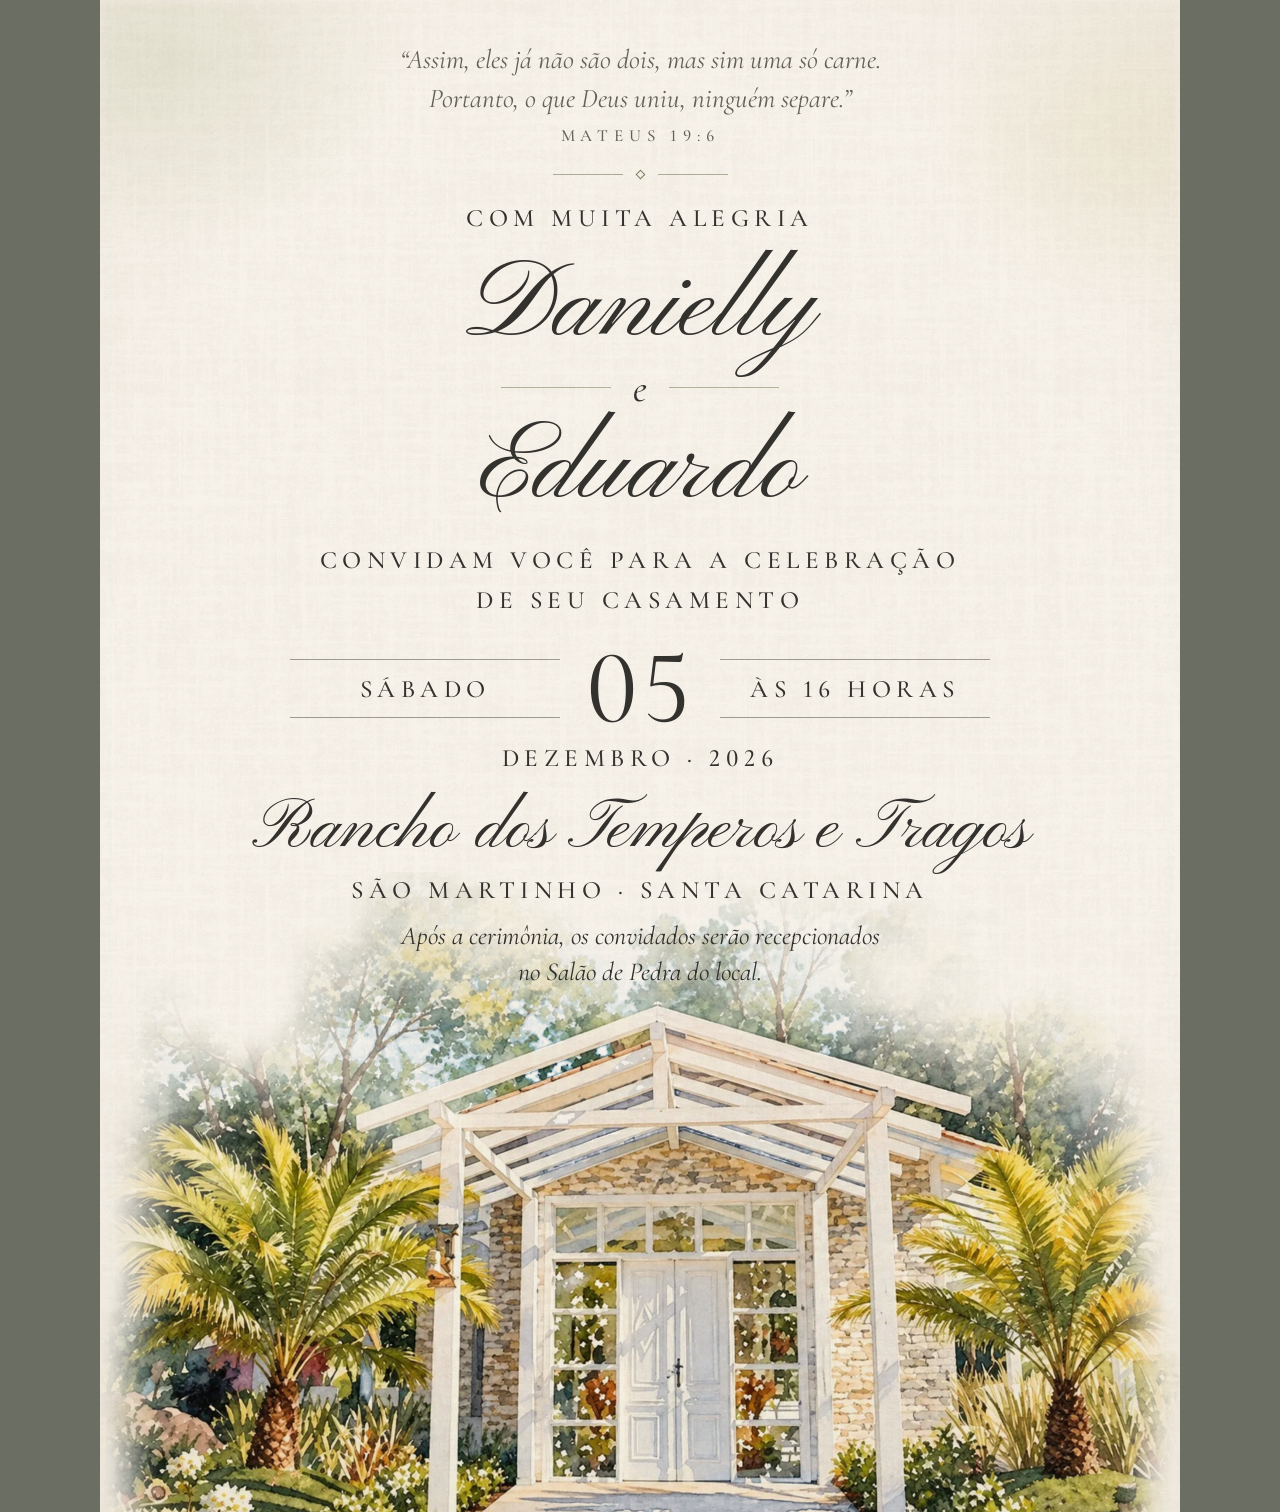
<file: convite-danielly-eduardo/index.html>
<!doctype html>
<html lang="pt-BR">
<head>
<meta charset="utf-8">
<title>Convite — Danielly e Eduardo</title>
<meta name="viewport" content="width=1080">
<link rel="stylesheet" href="estilo.css">
<style>
  /* Cartão 5 x 7, retrato */
  .convite { width: 1080px; height: 1512px; }
  #aquarela { left: 0; bottom: 0; width: 1080px; height: 640px; }
  .texto { left: 0; right: 0; top: 0; }
  .versiculo { margin-top: 40px; }
</style>
</head>
<body>
<section class="convite">
  <div class="textura lavado"></div>
  <canvas id="aquarela" width="2160" height="1280"></canvas>

  <div class="texto">
    <div class="versiculo italico">
      “Assim, eles já não são dois, mas sim uma só carne.<br>
      Portanto, o que Deus uniu, ninguém separe.”
      <div class="ref">MATEUS 19:6</div>
    </div>

    <div class="ornamento" style="margin-top:22px"><i></i><b></b><i></i></div>

    <div class="caps" style="margin-top:20px">Com muita alegria</div>
    <div class="script nome" style="margin-top:16px">Danielly</div>
    <div class="e-linha"><i></i><span>e</span><i></i></div>
    <div class="script nome">Eduardo</div>
    <div class="caps" style="margin-top:14px">
      convidam você para a celebração<br>de seu casamento
    </div>

    <div class="data caps" style="margin-top:22px">
      <div class="lado">Sábado</div>
      <div class="dia">05</div>
      <div class="lado">às 16 horas</div>
    </div>
    <div class="caps mes">Dezembro · 2026</div>

    <div class="script local" style="margin-top:18px">Rancho dos Temperos e Tragos</div>
    <div class="caps" style="margin-top:4px">São Martinho · Santa Catarina</div>
    <div class="italico recepcao">Após a cerimônia, os convidados serão recepcionados<br>no Salão de Pedra do local.</div>
  </div>

  <div class="textura linho"></div>
  <div class="textura grao"></div>
  <div class="textura borda"></div>
</section>

<script src="aquarela.js"></script>
<script>
  desenharAquarela({
    // ilustração um pouco maior que o cartão, presa embaixo
    posicionar: (W, H, iw, ih) => { const w = W * 1.04, h = w * ih / iw; return { x: (W - w) / 2, y: H - h + 240, w, h }; },
    // cúpula arredondada a partir do pé do cartão, laterais esfumadas
    mascara: (u, v, k, k2) => {
      const dx = (u - .5) / .74, dy = (v - 1.04) / 1.0;
      const dist = Math.sqrt(dx * dx + dy * dy) + k * .30 + k2 * .07;
      return (1 - passo(.60, 1.06, dist)) * passo(0, .07, Math.min(u, 1 - u) + k * .05);
    },
  });
</script>
</body>
</html>
</file>
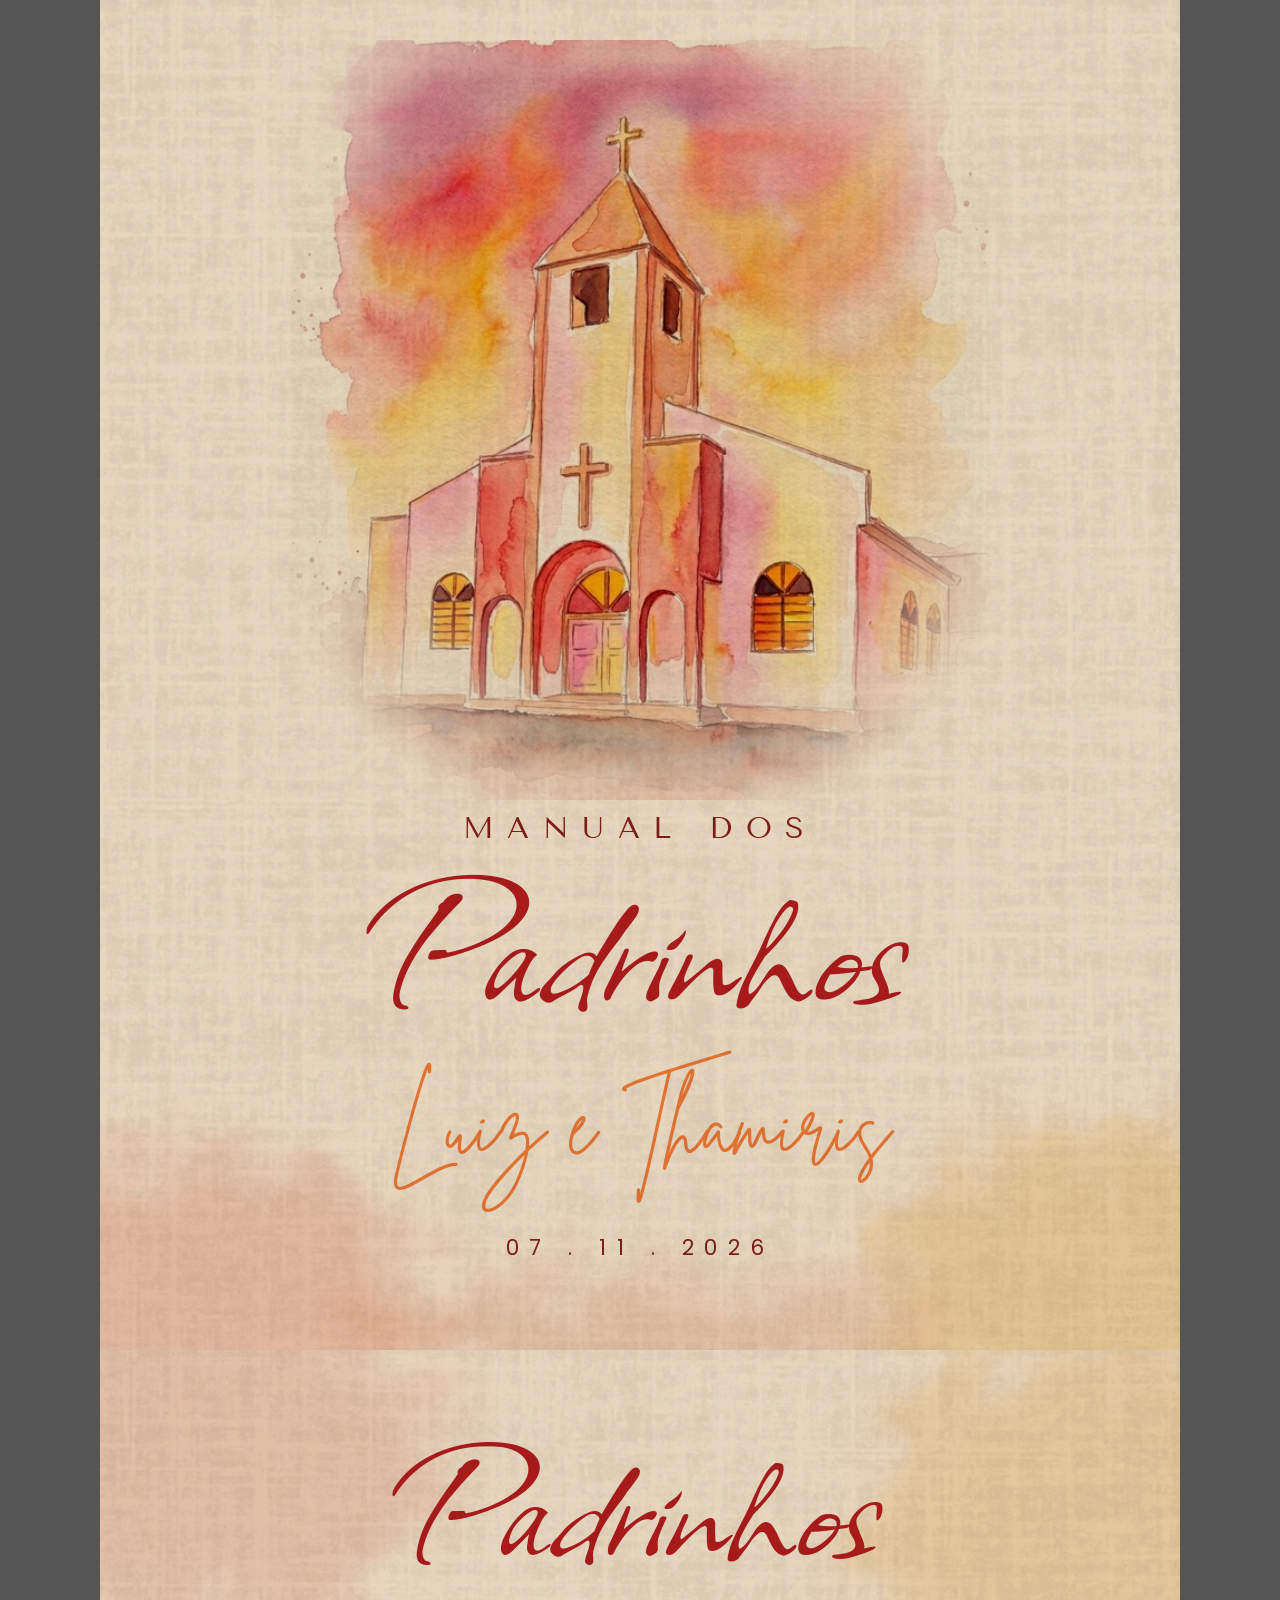
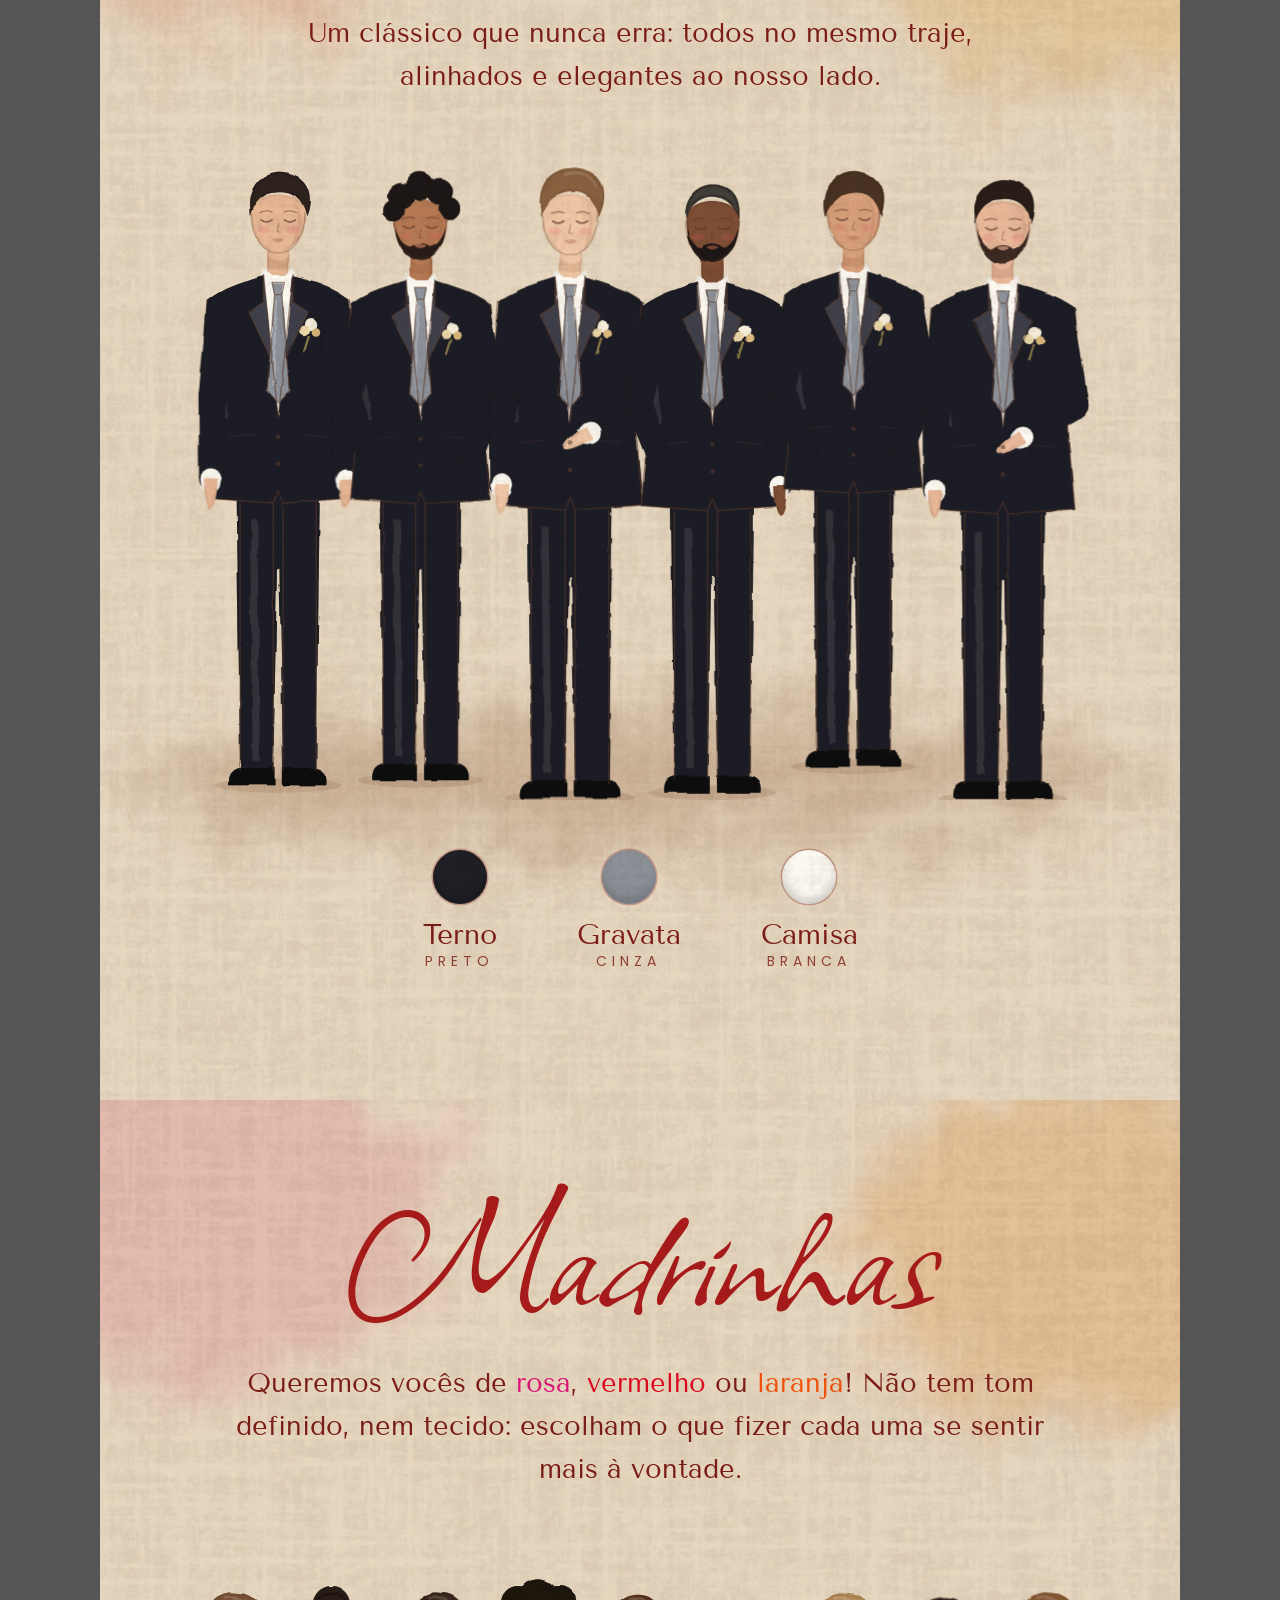
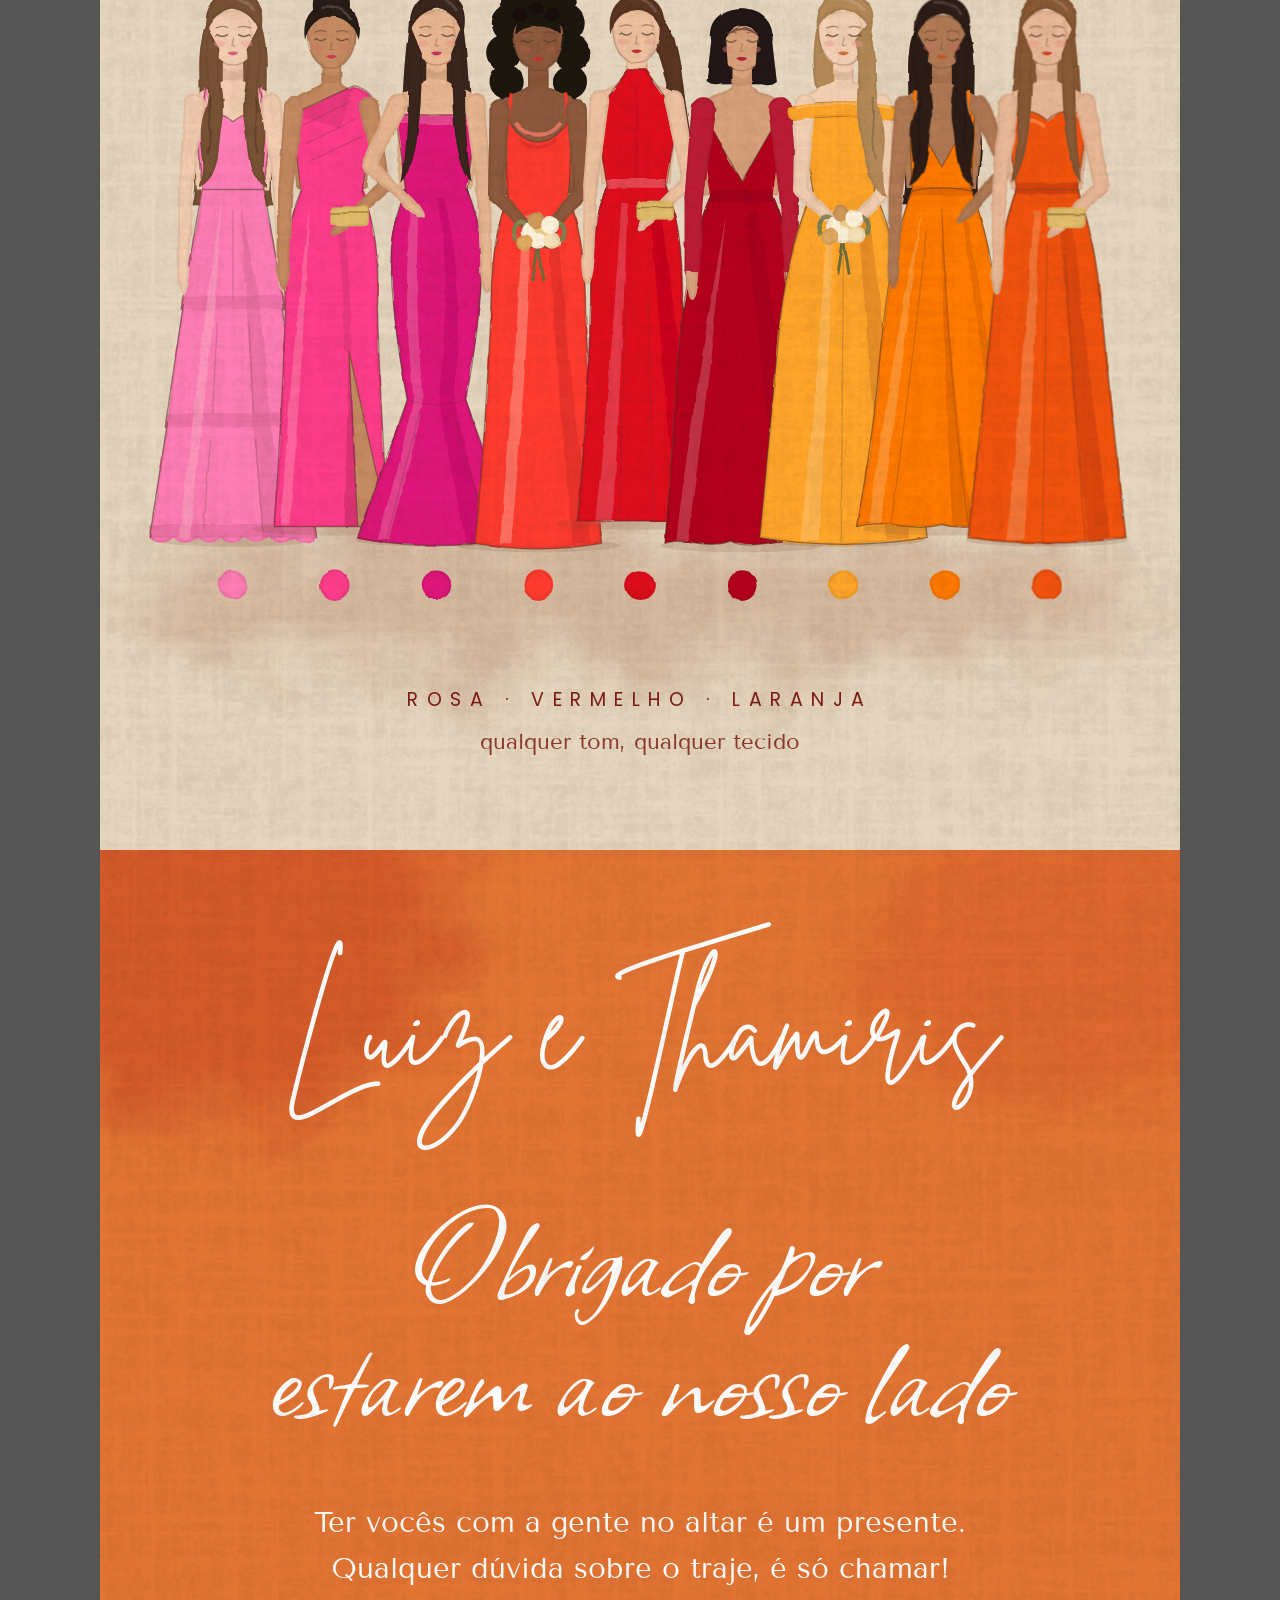
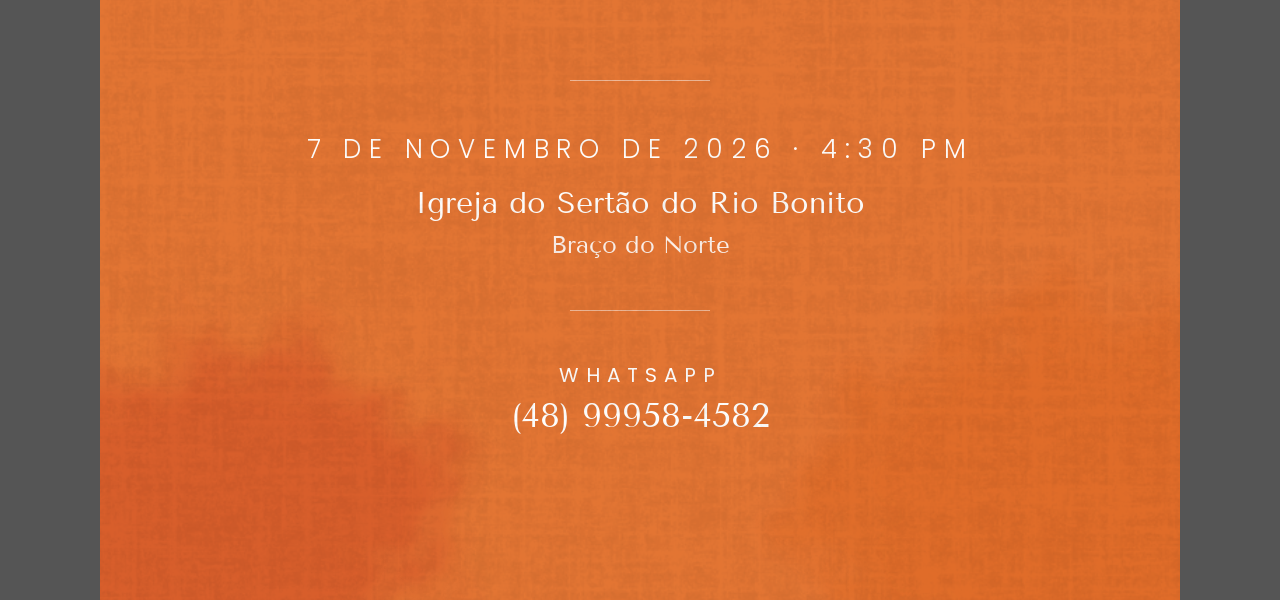
<file: manual-padrinhos/index.html>
<!doctype html>
<html lang="pt-BR">
<head>
<meta charset="utf-8">
<title>Manual dos Padrinhos</title>
<meta name="viewport" content="width=1080">
<style>
  @font-face { font-family: 'Brittany'; src: url(fonts/brittany_subset.ttf); }
  @font-face { font-family: 'Allison'; src: url(fonts/Allison-400.woff2); }
  @font-face { font-family: 'Tenor Sans'; src: url(fonts/TenorSans-400.woff2); }
  @font-face { font-family: 'Poppins'; font-weight: 200; src: url(fonts/Poppins-200.woff2); }
  @font-face { font-family: 'Poppins'; font-weight: 300; src: url(fonts/Poppins-300.woff2); }
  @font-face { font-family: 'Poppins'; font-weight: 400; src: url(fonts/Poppins-400.woff2); }
  @font-face { font-family: 'Poppins'; font-weight: 500; src: url(fonts/Poppins-500.woff2); }

  /* Cores do convite */
  :root {
    --laranja: #e37533;
    --bege: #e7d7c0;
    --vermelho: #aa1b1b;
    --vinho: #7d1d17;
  }
  @page { size: 1080px 1350px; margin: 0; }
  * { box-sizing: border-box; margin: 0; padding: 0; }
  html, body { background: #555; }
  body { font-family: 'Poppins', sans-serif; font-weight: 300; }

  .pg { width: 1080px; height: 1350px; position: relative; overflow: hidden; break-after: page; margin: 0 auto; }
  .pg.laranja { background: var(--laranja); color: #fff; }
  .pg.bege { background: var(--bege); color: var(--vinho); }
  /* textura de linho do convite, por cima de tudo, para a página ser uma peça só */
  .pg::after {
    content: ''; position: absolute; inset: 0; pointer-events: none; z-index: 10;
    background: url(assets/linho.jpg) center / 1400px; mix-blend-mode: multiply; opacity: .22;
  }
  .pg > * { position: absolute; }

  .script { font-family: 'Allison', cursive; line-height: 1; }
  .brittany { font-family: 'Brittany', cursive; line-height: 1; }
  .serifa { font-family: 'Tenor Sans', sans-serif; }
  .caps { text-transform: uppercase; letter-spacing: .3em; }
  .centro { left: 0; right: 0; text-align: center; }
  .texto { font-family: 'Tenor Sans', sans-serif; font-size: 27px; line-height: 1.6; }
  .fio { left: 50%; width: 140px; margin-left: -70px; height: 1px; background: currentColor; opacity: .5; }
</style>
</head>
<body>

<!-- ============ 1. CAPA ============ -->
<section class="pg bege">
  <div id="manchaCapa" style="inset:0"></div>
  <img src="assets/igreja-aquarela.jpg" alt=""
       style="left:190px;top:40px;width:700px;height:760px;object-fit:cover;object-position:50% 30%;mix-blend-mode:multiply;
              -webkit-mask-image:radial-gradient(ellipse 60% 62% at 50% 44%, #000 62%, transparent 100%);
              mask-image:radial-gradient(ellipse 60% 62% at 50% 44%, #000 62%, transparent 100%);">
  <div class="centro serifa caps" style="top:810px;font-size:30px;letter-spacing:.45em;">Manual dos</div>
  <div class="centro script" style="top:838px;font-size:210px;color:var(--vermelho);">Padrinhos</div>
  <div class="centro brittany" style="top:1085px;font-size:84px;color:var(--laranja);">Luiz e Thamiris</div>
  <div class="centro caps" style="top:1232px;font-size:21px;font-weight:400;letter-spacing:.5em;">07 . 11 . 2026</div>
</section>

<!-- ============ 2. PADRINHOS ============ -->
<section class="pg bege">
  <div id="manchaPadrinhos" style="inset:0"></div>
  <div class="centro script" style="top:58px;font-size:190px;color:var(--vermelho);">Padrinhos</div>
  <div class="centro texto" style="top:262px;left:150px;right:150px;">
    Um clássico que nunca erra: todos no mesmo traje, alinhados e elegantes ao nosso lado.
  </div>
  <div id="artePadrinhos" style="left:40px;right:40px;top:400px;height:650px;"></div>
  <div id="pontosPadrinhos" class="centro" style="top:1100px;display:flex;justify-content:center;gap:80px;"></div>
</section>

<!-- ============ 3. MADRINHAS ============ -->
<section class="pg bege">
  <div id="manchaMadrinhas" style="inset:0"></div>
  <div class="centro script" style="top:58px;font-size:190px;color:var(--vermelho);">Madrinhas</div>
  <div class="centro texto" style="top:262px;left:120px;right:120px;">
    Queremos vocês de <span style="color:#e0137a">rosa</span>, <span style="color:#e0081f">vermelho</span>
    ou <span style="color:#f2520a">laranja</span>! Não tem tom definido, nem tecido:
    escolham o que fizer cada uma se sentir mais à vontade.
  </div>
  <div id="arteMadrinhas" style="left:20px;right:20px;top:420px;height:690px;"></div>
  <div class="centro caps" style="top:1185px;font-size:19px;font-weight:400;letter-spacing:.45em;">Rosa · Vermelho · Laranja</div>
  <div class="centro serifa" style="top:1228px;font-size:22px;opacity:.85;">qualquer tom, qualquer tecido</div>
</section>

<!-- ============ 4. ENCERRAMENTO ============ -->
<section class="pg laranja">
  <div id="manchaFinal" style="inset:0"></div>
  <div class="centro brittany" style="top:120px;font-size:120px;">Luiz e Thamiris</div>
  <div class="centro script" style="top:330px;font-size:150px;">Obrigado por</div>
  <div class="centro script" style="top:450px;font-size:150px;">estarem ao nosso lado</div>
  <div class="centro texto" style="top:650px;left:170px;right:170px;font-size:29px;">
    Ter vocês com a gente no altar é um presente.
    Qualquer dúvida sobre o traje, é só chamar!
  </div>
  <div class="fio" style="top:830px"></div>
  <div class="centro caps" style="top:880px;font-size:26px;font-weight:300;letter-spacing:.3em;">7 de novembro de 2026 · 4:30 PM</div>
  <div class="centro serifa" style="top:935px;font-size:30px;">Igreja do Sertão do Rio Bonito</div>
  <div class="centro serifa" style="top:980px;font-size:24px;opacity:.9;">Braço do Norte</div>
  <div class="fio" style="top:1060px"></div>
  <div class="centro caps" style="top:1110px;font-size:20px;font-weight:400;letter-spacing:.35em;">WhatsApp</div>
  <div class="centro serifa" style="top:1145px;font-size:34px;">(48) 99958-4582</div>
</section>

<script src="figuras.js"></script>
<script>
  // Manchas de aquarela pintadas direto na página (sem recortes colados).
  let manchaId = 0;
  function mancha(el, blobs, { w = 1080, h = 1350 } = {}) {
    const id = `m${manchaId++}`;
    el.innerHTML = `<svg viewBox="0 0 ${w} ${h}" width="100%" height="100%" style="position:absolute;inset:0">
      <defs><filter id="${id}" x="-30%" y="-30%" width="160%" height="160%">
        <feGaussianBlur stdDeviation="26" result="b"/>
        <feTurbulence type="fractalNoise" baseFrequency="0.012" numOctaves="3" seed="${manchaId * 5}" result="n"/>
        <feDisplacementMap in="b" in2="n" scale="120" xChannelSelector="R" yChannelSelector="G"/>
      </filter></defs>
      <g filter="url(#${id})" style="mix-blend-mode:multiply">${blobs.map(([x, y, rx, ry, cor, o]) =>
        `<ellipse cx="${x}" cy="${y}" rx="${rx}" ry="${ry}" fill="${cor}" opacity="${o}"/>`).join('')}</g></svg>`;
  }
  mancha(document.getElementById('manchaCapa'), [
    [80, 1300, 260, 140, '#f19a86', .35], [1010, 1280, 240, 150, '#f6c86e', .4], [540, 1340, 300, 60, '#e98a6a', .25],
  ]);
  mancha(document.getElementById('manchaPadrinhos'), [
    [540, 1030, 500, 70, '#b8927a', .35], [120, 120, 220, 160, '#f19a86', .28], [980, 170, 220, 170, '#f6c86e', .32],
  ]);
  mancha(document.getElementById('manchaMadrinhas'), [
    [540, 1100, 520, 70, '#c99a82', .35], [100, 110, 230, 170, '#f59ab8', .3], [990, 150, 230, 170, '#f7b25e', .34],
  ]);
  mancha(document.getElementById('manchaFinal'), [
    [100, 90, 260, 180, '#c2182e', .25], [990, 1260, 280, 200, '#f6c86e', .35], [960, 110, 200, 140, '#f0a3a0', .3],
    [110, 1260, 240, 160, '#c2182e', .2],
  ]);

  // Madrinhas: 9 figuras sobrepostas, com a bolinha da cor de cada uma embaixo.
  (() => {
    const passo = 90, w = passo * 8 + 200, h = 560;
    const itens = MADRINHAS.map((m, i) => ({ ...m, x: i * passo, y: 6 + (i % 2) * 5, escala: i % 3 === 1 ? 0.97 : 1 }));
    const pontos = MADRINHAS.map((m, i) =>
      `<circle cx="${i * passo + 100}" cy="538" r="13" fill="${m.cor}" filter="url(#wc${m.seed})"/>`).join('');
    document.getElementById('arteMadrinhas').innerHTML = cena(itens, { w, h, extra: pontos });
  })();

  // Padrinhos: 6 figuras sobrepostas.
  (() => {
    const passo = 118, w = passo * 5 + 200, h = 530;
    const itens = PADRINHOS.map((p, i) => ({ ...p, x: i * passo, y: 12 + (i % 2) * 6, escala: [1, .98, 1.02, 1, .97, 1.01][i] }));
    document.getElementById('artePadrinhos').innerHTML = cena(itens, { w, h });
    const traje = [['Terno', 'preto', '#1f1f25'], ['Gravata', 'cinza', '#8e929a'], ['Camisa', 'branca', '#fdfaf3']];
    document.getElementById('pontosPadrinhos').innerHTML = traje.map(([peca, cor, hex]) => `
      <div style="text-align:center">
        <div style="width:54px;height:54px;border-radius:50%;background:${hex};margin:0 auto 14px;
                    box-shadow:inset 0 -6px 9px rgba(0,0,0,.15), 0 0 0 1.5px rgba(125,29,23,.3)"></div>
        <div class="serifa" style="font-size:28px">${peca}</div>
        <div class="caps" style="font-size:14px;font-weight:400;letter-spacing:.35em;opacity:.8">${cor}</div>
      </div>`).join('');
  })();
</script>
</body>
</html>
</file>
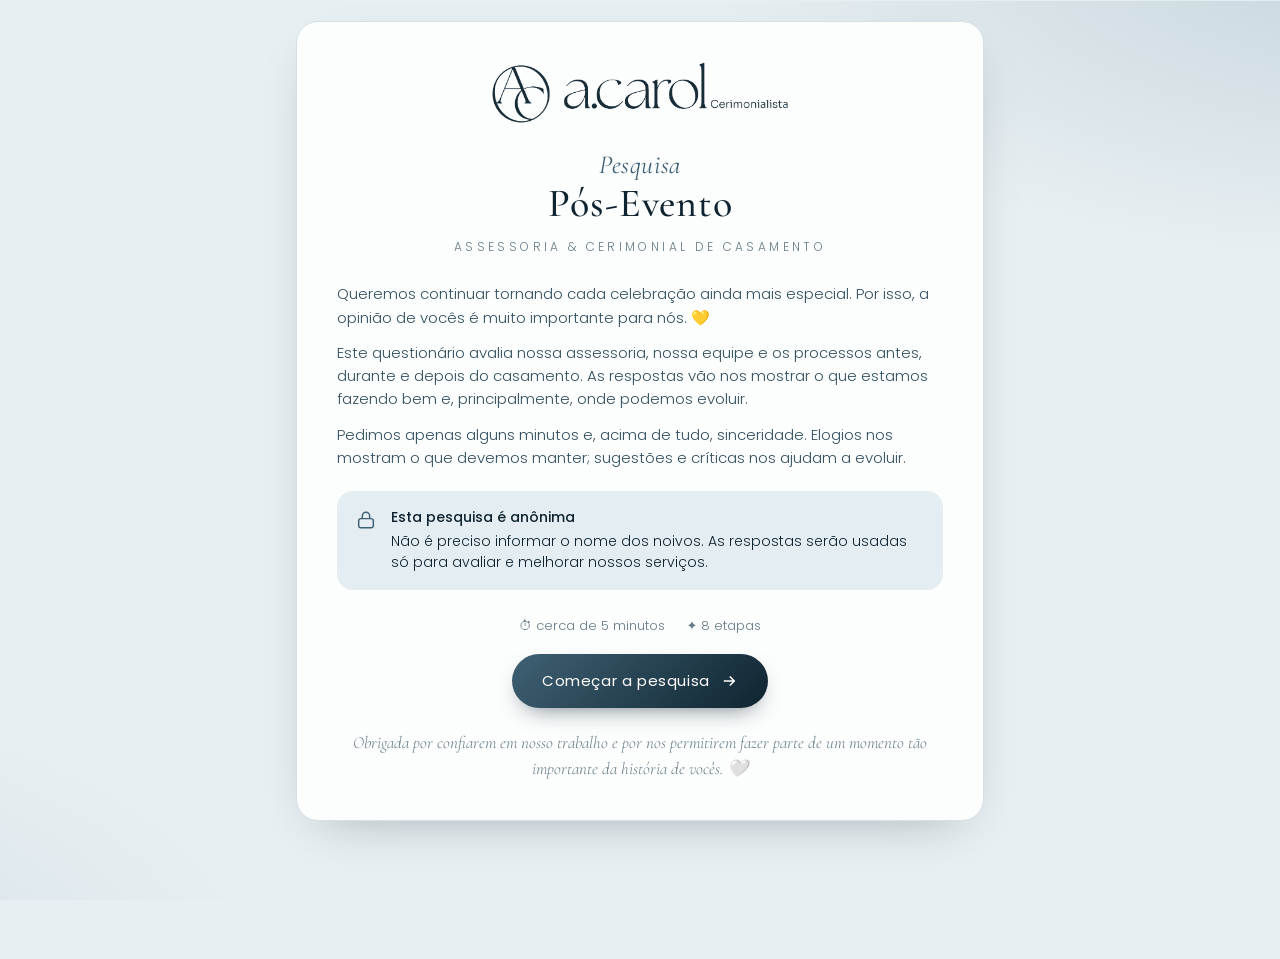
<file: pesquisa-pos-evento/index.html>
<!doctype html>
<html lang="pt-BR">
<head>
<meta charset="utf-8">
<meta name="viewport" content="width=device-width, initial-scale=1, viewport-fit=cover">
<title>Pesquisa Pós-Evento · a.carol Cerimonialista</title>
<meta name="description" content="Pesquisa pós-evento — a.carol Cerimonialista. Anônima, leva poucos minutos.">
<meta name="theme-color" content="#c1d2da">
<link rel="icon" href="[data-uri]">
<link rel="preconnect" href="https://fonts.googleapis.com">
<link rel="preconnect" href="https://fonts.gstatic.com" crossorigin>
<link href="https://fonts.googleapis.com/css2?family=Cormorant+Garamond:ital,wght@0,400;0,500;0,600;1,400;1,500&family=Poppins:wght@300;400;500&display=swap" rel="stylesheet">
<style>
  :root {
    /* identidade a.carol Cerimonialista */
    --azul: #c1d2da;
    --fundo: #e8eff2;
    --papel: #fcfdfd;
    --tinta: #0f2430;
    --suave: #647a86;
    --linha: #d5e1e7;
    --ouro: #6d8c9c;
    --ouro-escuro: #3f6174;
    --rosa: #a9c0cb;
    --rosa-claro: #e4edf1;
    --erro: #a8473b;
    --sombra: 0 18px 50px -26px rgba(15, 36, 48, .38);
  }
  * { box-sizing: border-box; margin: 0; padding: 0; }
  html { -webkit-text-size-adjust: 100%; }
  body {
    min-height: 100vh; min-height: 100dvh;
    font-family: 'Poppins', system-ui, sans-serif; font-weight: 300; color: var(--tinta);
    background:
      radial-gradient(1200px 600px at 110% -10%, #c1d2da 0%, transparent 60%),
      radial-gradient(900px 500px at -20% 110%, #d3e0e6 0%, transparent 60%),
      var(--fundo);
    background-attachment: fixed;
    line-height: 1.55;
  }
  button { font: inherit; color: inherit; cursor: pointer; border: 0; background: none; }
  textarea { font: inherit; color: inherit; }

  /* ---------- moldura ---------- */
  .topo {
    position: sticky; top: 0; z-index: 20;
    background: rgba(232, 239, 242, .88); backdrop-filter: blur(10px); -webkit-backdrop-filter: blur(10px);
    border-bottom: 1px solid transparent; transition: border-color .3s;
  }
  .topo.ativo { border-color: var(--linha); }
  .topo-in { max-width: 720px; margin: 0 auto; padding: 14px 16px 12px; display: none; }
  .topo.ativo .topo-in { display: block; }
  .topo-linha { display: flex; justify-content: space-between; align-items: baseline; font-size: 12px; letter-spacing: .14em; text-transform: uppercase; color: var(--suave); margin-bottom: 8px; }
  .barra { height: 4px; border-radius: 4px; background: var(--linha); overflow: hidden; }
  .barra > i { display: block; height: 100%; width: 0; border-radius: 4px; background: linear-gradient(90deg, var(--rosa), var(--ouro)); transition: width .6s cubic-bezier(.2,.8,.2,1); }

  main { max-width: 720px; margin: 0 auto; padding: 20px 16px 120px; }

  .tela { display: none; animation: entra .55s cubic-bezier(.2,.8,.2,1); }
  .tela.ativa { display: block; }
  @keyframes entra { from { opacity: 0; transform: translateY(14px); } to { opacity: 1; transform: none; } }

  .cartao {
    background: var(--papel); border: 1px solid var(--linha); border-radius: 22px;
    box-shadow: var(--sombra); padding: 28px 22px; margin-bottom: 18px;
  }
  @media (min-width: 600px) { .cartao { padding: 38px 40px; } }

  /* ---------- capa ---------- */
  .capa { text-align: center; padding-top: 34px; }
  .ornamento { width: 120px; height: 30px; margin: 0 auto 14px; color: var(--ouro); }
  .script { font-family: 'Cormorant Garamond', serif; font-style: italic; font-weight: 400; color: var(--ouro-escuro); line-height: 1.1; }
  .logo { display: block; width: min(300px, 80%); height: auto; margin: 4px auto 26px; }
  .mono { display: block; width: 74px; height: 74px; margin: 0 auto 14px; }
  .topo-mono { width: 20px; height: 20px; vertical-align: -5px; margin-right: 8px; }
  .capa .script { font-size: 26px; letter-spacing: .02em; }
  .capa h1 { font-family: 'Cormorant Garamond', serif; font-weight: 500; font-size: 40px; line-height: 1.15; letter-spacing: .02em; }
  .capa .sub { font-size: 12px; letter-spacing: .28em; text-transform: uppercase; color: var(--suave); margin-top: 12px; }
  .capa .texto { text-align: left; font-size: 15px; margin-top: 26px; color: #33505f; }
  .capa .texto p + p { margin-top: 12px; }
  .selo {
    display: flex; gap: 14px; align-items: flex-start; text-align: left;
    background: var(--rosa-claro); border-radius: 16px; padding: 16px 18px; margin-top: 22px; font-size: 14px;
  }
  .selo svg { flex: 0 0 22px; color: var(--ouro-escuro); margin-top: 2px; }
  .selo b { font-weight: 500; display: block; margin-bottom: 2px; }
  .infos { display: flex; justify-content: center; gap: 22px; margin: 26px 0 6px; font-size: 13px; color: var(--suave); flex-wrap: wrap; }
  .infos span { display: inline-flex; align-items: center; gap: 6px; }

  /* ---------- botões ---------- */
  .btn {
    display: inline-flex; align-items: center; justify-content: center; gap: 10px;
    padding: 15px 30px; border-radius: 999px; font-weight: 400; font-size: 15px; letter-spacing: .04em;
    background: var(--tinta); color: #fff; transition: transform .15s, background .2s, box-shadow .2s;
    box-shadow: 0 10px 24px -12px rgba(15, 36, 48, .7);
  }
  .btn:hover { background: #1c3a4a; }
  .btn:active { transform: scale(.97); }
  .btn.ouro { background: linear-gradient(135deg, #3f6174, var(--tinta)); }
  .btn.claro { background: transparent; color: var(--tinta); box-shadow: none; border: 1px solid var(--linha); }
  .btn[disabled] { opacity: .6; pointer-events: none; }
  .navegacao {
    position: fixed; left: 0; right: 0; bottom: 0; z-index: 20;
    background: linear-gradient(to top, var(--fundo) 60%, rgba(232,239,242,0));
    padding: 22px 16px calc(16px + env(safe-area-inset-bottom));
  }
  .navegacao-in { max-width: 720px; margin: 0 auto; display: flex; gap: 10px; justify-content: space-between; }
  .navegacao .btn.claro { background: var(--papel); }
  .navegacao .btn:last-child { flex: 1; max-width: 320px; margin-left: auto; }

  /* ---------- seções ---------- */
  .secao-cab { text-align: center; margin: 14px 0 22px; }
  .secao-cab .num { font-size: 12px; letter-spacing: .3em; text-transform: uppercase; color: var(--ouro-escuro); }
  .secao-cab h2 { font-family: 'Cormorant Garamond', serif; font-weight: 500; font-size: 32px; line-height: 1.15; margin-top: 6px; }
  .secao-cab .fio { width: 60px; height: 1px; background: var(--ouro); margin: 14px auto 0; opacity: .6; }

  .pergunta { scroll-margin-top: 90px; }
  .pergunta h3 { font-family: 'Cormorant Garamond', serif; font-weight: 600; font-size: 22px; line-height: 1.25; display: flex; gap: 10px; }
  .pergunta h3 .n { color: var(--ouro); font-weight: 500; flex: 0 0 auto; }
  .pergunta h3 .obr { color: var(--ouro-escuro); }
  .pergunta .dica { font-size: 13px; color: var(--suave); margin-top: 6px; }
  .pergunta .corpo { margin-top: 18px; }
  .pergunta .aviso { display: none; color: var(--erro); font-size: 13px; margin-top: 12px; }
  .pergunta.faltando .aviso { display: block; }
  .pergunta.faltando { animation: treme .4s; }
  @keyframes treme { 25% { transform: translateX(-5px); } 50% { transform: translateX(5px); } 75% { transform: translateX(-3px); } }

  /* opções em cartão */
  .opcoes { display: grid; gap: 10px; }
  .opcoes.duas { grid-template-columns: 1fr 1fr; }
  .opcao {
    display: flex; align-items: center; gap: 14px; text-align: left; width: 100%;
    padding: 15px 16px; border-radius: 14px; border: 1.5px solid var(--linha); background: #fff;
    transition: border-color .2s, background .2s, transform .12s; font-size: 15px;
  }
  .opcao:hover { border-color: var(--rosa); }
  .opcao:active { transform: scale(.99); }
  .opcao .marca {
    flex: 0 0 22px; height: 22px; border-radius: 50%; border: 1.5px solid #b3c5ce;
    display: grid; place-items: center; transition: all .2s;
  }
  .opcao .marca::after { content: ''; width: 10px; height: 10px; border-radius: 50%; background: #fff; transform: scale(0); transition: transform .2s; }
  .opcao .emo { font-size: 22px; flex: 0 0 auto; }
  .opcao small { display: block; color: var(--suave); font-size: 12.5px; margin-top: 1px; }
  .opcao[aria-checked="true"] { border-color: var(--ouro-escuro); background: var(--rosa-claro); }
  .opcao[aria-checked="true"] .marca { border-color: var(--tinta); background: var(--tinta); }
  .opcao[aria-checked="true"] .marca::after { transform: scale(1); }
  .opcoes.grande .opcao { flex-direction: column; text-align: center; padding: 20px 12px; gap: 8px; }
  .opcoes.grande .opcao .emo { font-size: 30px; }
  .opcoes.grande .opcao .marca { display: none; }
  .opcoes.grande .opcao b { font-weight: 500; }

  /* escala numérica */
  .escala { display: grid; gap: 8px; }
  .escala .pontos { display: grid; gap: 6px; }
  .escala .pontos button {
    aspect-ratio: 1; min-height: 40px; border-radius: 12px; border: 1.5px solid var(--linha); background: #fff;
    font-weight: 400; font-size: 16px; transition: all .18s;
  }
  .escala .pontos button:hover { border-color: var(--rosa); }
  .escala .pontos button[aria-checked="true"] { color: #fff; border-color: transparent; transform: translateY(-2px); box-shadow: 0 8px 16px -8px rgba(15,36,48,.6); }
  .escala .extremos { display: flex; justify-content: space-between; font-size: 12px; color: var(--suave); }
  .escala .rotulo { text-align: center; font-family: 'Cormorant Garamond', serif; font-style: italic; font-size: 20px; min-height: 28px; color: var(--ouro-escuro); }
  .escala.dez .pontos { grid-template-columns: repeat(5, 1fr); }
  .escala.onze .pontos { grid-template-columns: repeat(6, 1fr); }
  @media (min-width: 560px) {
    .escala.dez .pontos { grid-template-columns: repeat(10, 1fr); }
    .escala.onze .pontos { grid-template-columns: repeat(11, 1fr); }
    .escala .pontos button { min-height: 0; }
  }
  .escala.cinco .pontos { grid-template-columns: repeat(5, 1fr); }
  .escala.cinco .pontos button { aspect-ratio: auto; height: 64px; font-size: 26px; }

  /* grade de avaliação */
  .legenda { display: flex; flex-wrap: wrap; gap: 6px 12px; font-size: 12px; color: var(--suave); margin-bottom: 14px; }
  .legenda span { display: inline-flex; align-items: center; gap: 5px; }
  .legenda i { width: 18px; height: 18px; border-radius: 50%; display: inline-grid; place-items: center; font-style: normal; font-size: 10px; color: #fff; }
  .grade { display: grid; gap: 4px; }
  .item {
    display: grid; gap: 10px; padding: 14px 0; border-top: 1px solid var(--linha);
  }
  .item:first-child { border-top: 0; }
  .item .rot { font-size: 15px; display: flex; justify-content: space-between; gap: 10px; }
  .item .rot em { font-style: normal; font-size: 12px; color: var(--ouro-escuro); white-space: nowrap; opacity: 0; transition: opacity .2s; }
  .item.ok .rot em { opacity: 1; }
  .item .notas { display: grid; grid-template-columns: repeat(5, 1fr); gap: 6px; }
  .item .notas button {
    height: 42px; border-radius: 10px; border: 1.5px solid var(--linha); background: #fff; font-size: 15px;
    transition: all .16s;
  }
  .item .notas button:hover { border-color: var(--rosa); }
  .item .notas button[aria-checked="true"] { color: #fff; border-color: transparent; transform: scale(1.06); }
  .item.faltou .rot { color: var(--erro); }
  @media (min-width: 640px) {
    .item { grid-template-columns: 1fr 250px; align-items: center; }
    .item .notas button { height: 40px; }
  }
  .contador { font-size: 12px; color: var(--suave); text-align: right; margin-top: 10px; }

  /* texto livre */
  .campo {
    width: 100%; min-height: 120px; resize: vertical; padding: 14px 16px; border-radius: 14px;
    border: 1.5px solid var(--linha); background: #fff; font-size: 15px; line-height: 1.5; outline: none; transition: border-color .2s, box-shadow .2s;
  }
  .campo:focus { border-color: var(--ouro-escuro); box-shadow: 0 0 0 4px rgba(63,97,116,.15); }
  .campo::placeholder { color: #9aacb5; }
  .condicional { display: none; }
  .condicional.mostra { display: block; animation: entra .4s; }

  /* final */
  .final { text-align: center; padding-top: 30px; }
  .final .coracao { width: 76px; height: 76px; margin: 0 auto 10px; color: var(--ouro); animation: pulsa 2.2s ease-in-out infinite; }
  @keyframes pulsa { 50% { transform: scale(1.08); } }
  .final .script { font-size: 44px; }
  .final .texto { font-family: 'Cormorant Garamond', serif; font-size: 20px; line-height: 1.5; color: #33505f; margin-top: 18px; }
  .final .texto p + p { margin-top: 14px; }
  .final .assina { margin-top: 26px; font-size: 13px; letter-spacing: .2em; text-transform: uppercase; color: var(--suave); }
  .final .assina .logo { width: min(240px, 70%); margin: 14px auto 0; }

  .erro-envio { display: none; background: #f6e6e3; color: var(--erro); border-radius: 14px; padding: 14px 16px; font-size: 14px; margin-bottom: 14px; }
  .erro-envio.mostra { display: block; }
  .giro { width: 18px; height: 18px; border: 2px solid rgba(255,255,255,.4); border-top-color: #fff; border-radius: 50%; animation: gira .8s linear infinite; }
  @keyframes gira { to { transform: rotate(360deg); } }
  .honey { position: absolute; left: -9999px; }

  @media (prefers-reduced-motion: reduce) { *, *::before, *::after { animation: none !important; transition: none !important; } }
</style>
</head>
<body>

<header class="topo" id="topo">
  <div class="topo-in">
    <div class="topo-linha"><span><img class="topo-mono" src="[data-uri]" alt=""><span id="topoSecao">Seção 1 de 8</span></span><span id="topoPct">0%</span></div>
    <div class="barra"><i id="barra"></i></div>
  </div>
</header>

<main id="app">
  <!-- CAPA -->
  <section class="tela ativa" data-tela="capa">
    <div class="cartao capa">
      <img class="logo" src="[data-uri]" alt="a.carol Cerimonialista">
      <div class="script">Pesquisa</div>
      <h1>Pós-Evento</h1>
      <div class="sub">Assessoria &amp; Cerimonial de Casamento</div>

      <div class="texto">
        <p>Queremos continuar tornando cada celebração ainda mais especial. Por isso, a opinião de vocês é muito importante para nós. 💛</p>
        <p>Este questionário avalia nossa assessoria, nossa equipe e os processos antes, durante e depois do casamento. As respostas vão nos mostrar o que estamos fazendo bem e, principalmente, onde podemos evoluir.</p>
        <p>Pedimos apenas alguns minutos e, acima de tudo, sinceridade. Elogios nos mostram o que devemos manter; sugestões e críticas nos ajudam a evoluir.</p>
      </div>

      <div class="selo">
        <svg viewBox="0 0 24 24" fill="none" stroke="currentColor" stroke-width="1.6" aria-hidden="true"><rect x="4" y="10.5" width="16" height="10" rx="2.5"/><path d="M8 10.5V7.5a4 4 0 0 1 8 0v3"/></svg>
        <div><b>Esta pesquisa é anônima</b>Não é preciso informar o nome dos noivos. As respostas serão usadas só para avaliar e melhorar nossos serviços.</div>
      </div>

      <div class="infos">
        <span>⏱ cerca de 5 minutos</span>
        <span>✦ 8 etapas</span>
      </div>

      <div style="margin-top:18px">
        <button class="btn ouro" id="comecar">Começar a pesquisa
          <svg width="18" height="18" viewBox="0 0 24 24" fill="none" stroke="currentColor" stroke-width="2"><path d="M5 12h14M13 6l6 6-6 6"/></svg>
        </button>
      </div>
      <p style="font-size:13px;color:var(--suave);margin-top:22px;font-family:'Cormorant Garamond',serif;font-style:italic;font-size:17px">Obrigada por confiarem em nosso trabalho e por nos permitirem fazer parte de um momento tão importante da história de vocês. 🤍</p>
    </div>
  </section>

  <!-- as seções são geradas pelo script -->
  <div id="secoes"></div>

  <!-- FINAL -->
  <section class="tela" data-tela="final">
    <div class="cartao final">
      <img class="mono" src="[data-uri]" alt="">
      <div class="script">Muito obrigada!</div>
      <div class="texto">
        <p>Muito obrigada por dedicarem um pouco do tempo de vocês para compartilhar essa experiência conosco.</p>
        <p>Cada resposta será lida com atenção e usada para aprimorarmos nossos processos, nossa equipe e a experiência que proporcionamos aos próximos casais.</p>
        <p>Foi uma honra participar de um momento tão especial da história de vocês. Desejamos que essa nova etapa seja repleta de amor, companheirismo e muitos momentos inesquecíveis.</p>
      </div>
      <div class="assina">Com carinho,<br>Equipe de Assessoria &amp; Cerimonial 🤍<img class="logo" src="[data-uri]" alt="a.carol Cerimonialista"></div>
    </div>
  </section>
</main>

<nav class="navegacao" id="nav" hidden>
  <div class="navegacao-in">
    <button class="btn claro" id="voltar" aria-label="Voltar">
      <svg width="18" height="18" viewBox="0 0 24 24" fill="none" stroke="currentColor" stroke-width="2"><path d="M19 12H5M11 6l-6 6 6 6"/></svg>
    </button>
    <button class="btn" id="avancar">Continuar</button>
  </div>
</nav>

<script>
/* ============ CONFIGURAÇÃO ============ */
const EMAIL_DESTINO = 'acarolcerimonialista@gmail.com';
const ENDPOINT = 'https://formsubmit.co/ajax/' + EMAIL_DESTINO;

/* Cores da escala 1 a 5 (do mais crítico ao mais feliz) */
const COR5 = ['#9fb6c2', '#7c98a8', '#5a7a8c', '#3a5a6d', '#0f2430'];
const ROT5 = ['Muito insatisfeitos', 'Insatisfeitos', 'Regular', 'Satisfeitos', 'Muito satisfeitos'];

/* ============ PERGUNTAS ============ */
const SECOES = [
  { titulo: 'Sobre o serviço contratado', perguntas: [
    { id: 'modalidade', tipo: 'cartoes', obr: true, grande: true, texto: 'Qual modalidade de assessoria vocês contrataram?',
      opcoes: [['Assessoria Completa', '💍'], ['Assessoria Parcial', '🤍']] },
    { id: 'experiencia', tipo: 'escala5', obr: true, texto: 'De forma geral, como vocês avaliam a experiência com a nossa assessoria?',
      extremos: ['Muito insatisfeitos', 'Muito satisfeitos'] },
    { id: 'expectativas', tipo: 'opcoes', obr: true, texto: 'O serviço entregue correspondeu às expectativas de vocês?',
      opcoes: ['Superou nossas expectativas', 'Correspondeu totalmente', 'Correspondeu parcialmente', 'Ficou abaixo das nossas expectativas'] },
  ]},
  { titulo: 'Planejamento e pré-evento', perguntas: [
    { id: 'planejamento', tipo: 'grade', obr: true, texto: 'Como vocês avaliam os seguintes pontos durante o planejamento?',
      itens: ['Clareza das informações e orientações', 'Organização do planejamento', 'Facilidade de comunicação', 'Tempo de resposta',
        'Disponibilidade para esclarecer dúvidas', 'Organização das reuniões', 'Atenção aos detalhes', 'Segurança transmitida durante o processo',
        'Cumprimento do que havia sido combinado'] },
    { id: 'orientados', tipo: 'opcoes', obr: true, texto: 'Durante a preparação para o casamento, vocês sentiram que estavam bem orientados e seguros em relação ao andamento do evento?',
      opcoes: ['Sim, totalmente', 'Na maior parte do tempo', 'Em alguns momentos', 'Não'] },
    { id: 'melhor_preparacao', tipo: 'texto', obr: true, texto: 'O que poderíamos ter feito melhor durante o período de preparação para o casamento?',
      placeholder: 'Contem pra gente com toda a sinceridade…' },
  ]},
  { titulo: 'Celebração matrimonial', perguntas: [
    { id: 'cerimonia', tipo: 'grade', obr: true, texto: 'Como vocês avaliam nossa atuação durante a cerimônia?',
      itens: ['Organização e orientação do cortejo', 'Orientação aos padrinhos e familiares', 'Pontualidade', 'Cumprimento do cronograma',
        'Organização dos momentos da cerimônia', 'Postura profissional da equipe', 'Discrição durante a celebração', 'Atenção aos detalhes',
        'Capacidade de solucionar imprevistos', 'Tranquilidade transmitida aos noivos'] },
    { id: 'cerimonia_outra', tipo: 'texto', texto: 'Houve algum momento da cerimônia que, na opinião de vocês, poderia ter sido conduzido de outra maneira?' },
  ]},
  { titulo: 'Recepção e festa', perguntas: [
    { id: 'festa', tipo: 'grade', texto: 'Como vocês avaliam nossa atuação durante a recepção/festa?',
      itens: ['Organização da chegada dos noivos', 'Coordenação e comunicação com os fornecedores', 'Cumprimento do cronograma',
        'Organização dos momentos especiais da festa', 'Atenção aos noivos', 'Atenção aos familiares', 'Orientação aos convidados quando necessária',
        'Agilidade na resolução de imprevistos', 'Presença e disponibilidade da equipe', 'Organização durante todo o período contratado'] },
    { id: 'aproveitar', tipo: 'opcoes', obr: true, texto: 'Durante a recepção, vocês conseguiram aproveitar o casamento sem precisar se preocupar com questões de organização?',
      opcoes: ['Sim, completamente', 'Na maior parte do tempo', 'Em alguns momentos tivemos preocupações', 'Não'] },
    { id: 'festa_melhorar', tipo: 'texto', texto: 'Existe algum ponto relacionado à recepção/festa que poderia ser melhorado?' },
  ]},
  { titulo: 'Nossa equipe', perguntas: [
    { id: 'equipe', tipo: 'grade', texto: 'Como vocês avaliam a equipe que trabalhou no casamento?',
      itens: ['Cordialidade', 'Educação', 'Postura profissional', 'Proatividade', 'Organização', 'Comunicação', 'Disponibilidade',
        'Apresentação pessoal', 'Segurança transmitida', 'Integração entre os membros da equipe'] },
    { id: 'equipe_situacao', tipo: 'cartoes', obr: true, duas: true, texto: 'Vocês perceberam alguma situação em que algum membro da equipe poderia ter agido de maneira diferente?',
      opcoes: [['Sim'], ['Não']] },
    { id: 'equipe_relato', tipo: 'texto', se: ['equipe_situacao', 'Sim'], texto: 'Contem-nos o que aconteceu e como acreditam que poderíamos melhorar.',
      dica: 'Não é necessário informar o nome da profissional. Nosso objetivo é só usar esse retorno para aprimorar nossa equipe e nossos processos.' },
  ]},
  { titulo: 'Avaliação da cerimonialista', perguntas: [
    { id: 'cerimonialista', tipo: 'grade', obr: true, texto: 'Como vocês avaliam a atuação da cerimonialista responsável pelo evento?',
      itens: ['Organização', 'Liderança e condução da equipe', 'Comunicação', 'Disponibilidade', 'Atenção aos detalhes',
        'Tranquilidade transmitida aos noivos', 'Capacidade de solucionar problemas', 'Presença nos momentos importantes',
        'Cumprimento do que foi contratado', 'Postura profissional'] },
    { id: 'cerimonialista_diferente', tipo: 'texto', texto: 'Houve algo na atuação da cerimonialista que vocês gostariam que tivesse sido diferente?' },
  ]},
  { titulo: 'Experiência final', perguntas: [
    { id: 'nota_geral', tipo: 'escala', de: 1, ate: 10, obr: true, texto: 'Pensando em toda a experiência, qual nota vocês dariam para nossa assessoria?',
      extremos: ['Muito insatisfeitos', 'Extremamente satisfeitos'] },
    { id: 'recomendacao', tipo: 'escala', de: 0, ate: 10, texto: 'De 0 a 10, qual a probabilidade de vocês recomendarem nossa assessoria para outro casal?',
      extremos: ['Não recomendaria', 'Com certeza recomendaria'] },
    { id: 'mudar_uma_coisa', tipo: 'texto', texto: 'Se vocês pudessem mudar ou melhorar uma única coisa em nosso serviço, o que seria?' },
    { id: 'algo_mais', tipo: 'texto', texto: 'Existe algo que não perguntamos e que vocês gostariam de nos contar?' },
  ]},
  { titulo: 'Depoimento', perguntas: [
    { id: 'depoimento', tipo: 'opcoes', texto: 'Caso tenham deixado algum elogio ou comentário positivo nesta pesquisa, autorizam a utilização de um pequeno trecho como depoimento em nossas redes sociais e materiais de divulgação, sem qualquer identificação dos noivos?',
      opcoes: ['Sim, autorizamos, desde que seja publicado de forma anônima', 'Não autorizamos'] },
  ]},
];

/* ============ ESTADO ============ */
const CHAVE = 'pesquisa-pos-evento-rascunho';
let R = {};
try { R = JSON.parse(localStorage.getItem(CHAVE) || '{}') || {}; } catch (e) { R = {}; }
const salvar = () => { try { localStorage.setItem(CHAVE, JSON.stringify(R)); } catch (e) {} };

let numero = 0;
SECOES.forEach(s => s.perguntas.forEach(p => { p.n = ++numero; }));

/* ============ MONTAGEM ============ */
const el = (tag, attrs = {}, html = '') => { const e = document.createElement(tag); Object.assign(e, attrs); if (html) e.innerHTML = html; return e; };
const esc = t => String(t).replace(/[&<>"]/g, c => ({ '&': '&amp;', '<': '&lt;', '>': '&gt;', '"': '&quot;' }[c]));

function corEscala(v, de, ate) {
  const t = (v - de) / (ate - de);
  return COR5[Math.min(4, Math.round(t * 4))];
}

function montarPergunta(p) {
  const box = el('div', { className: 'pergunta' + (p.se ? ' condicional' : ''), id: 'q-' + p.id });
  box.innerHTML = `<h3><span class="n">${p.n}.</span><span>${esc(p.texto)}${p.obr ? ' <span class="obr">*</span>' : ''}</span></h3>` +
    (p.dica ? `<p class="dica">${esc(p.dica)}</p>` : '');
  const corpo = el('div', { className: 'corpo' });
  box.append(corpo);

  if (p.tipo === 'opcoes' || p.tipo === 'cartoes') {
    const lista = el('div', { className: 'opcoes' + (p.grande ? ' grande duas' : '') + (p.duas ? ' duas' : ''), role: 'radiogroup' });
    p.opcoes.forEach(o => {
      const [rot, emo] = Array.isArray(o) ? o : [o];
      const b = el('button', { type: 'button', className: 'opcao' });
      b.setAttribute('role', 'radio');
      b.setAttribute('aria-checked', R[p.id] === rot);
      b.innerHTML = `<span class="marca"></span>${emo ? `<span class="emo">${emo}</span>` : ''}<b style="font-weight:400">${esc(rot)}</b>`;
      b.onclick = () => {
        R[p.id] = rot; salvar();
        lista.querySelectorAll('.opcao').forEach(x => x.setAttribute('aria-checked', x === b));
        box.classList.remove('faltando');
        atualizarCondicionais();
      };
      lista.append(b);
    });
    corpo.append(lista);
  }

  if (p.tipo === 'escala5' || p.tipo === 'escala') {
    const de = p.de ?? 1, ate = p.ate ?? 5;
    const qtd = ate - de + 1;
    const wrap = el('div', { className: 'escala ' + (qtd === 5 ? 'cinco' : qtd === 10 ? 'dez' : 'onze') });
    const pontos = el('div', { className: 'pontos', role: 'radiogroup' });
    const rotulo = el('div', { className: 'rotulo' });
    const pintar = () => {
      pontos.querySelectorAll('button').forEach(b => {
        const v = +b.dataset.v, on = R[p.id] === v;
        b.setAttribute('aria-checked', on);
        b.style.background = on ? corEscala(v, de, ate) : '';
        b.style.color = on && COR5.indexOf(corEscala(v, de, ate)) < 2 ? '#0f2430' : '';
      });
      const v = R[p.id];
      rotulo.textContent = v == null ? '' : (qtd === 5 ? ROT5[v - 1] : `Nota ${v}`);
    };
    for (let v = de; v <= ate; v++) {
      const b = el('button', { type: 'button', textContent: v });
      b.dataset.v = v; b.setAttribute('role', 'radio'); b.setAttribute('aria-label', String(v));
      b.onclick = () => { R[p.id] = v; salvar(); pintar(); box.classList.remove('faltando'); };
      pontos.append(b);
    }
    wrap.append(pontos, el('div', { className: 'extremos' }, `<span>${esc(p.extremos[0])}</span><span>${esc(p.extremos[1])}</span>`), rotulo);
    corpo.append(wrap);
    pintar();
  }

  if (p.tipo === 'grade') {
    corpo.append(el('div', { className: 'legenda' }, ROT5.map((r, i) => `<span><i style="background:${COR5[i]}">${i + 1}</i>${r}</span>`).join('')));
    const grade = el('div', { className: 'grade' });
    const cont = el('div', { className: 'contador' });
    R[p.id] = R[p.id] || {};
    const contar = () => { cont.textContent = `${Object.keys(R[p.id]).length} de ${p.itens.length} avaliados`; };
    p.itens.forEach(item => {
      const linha = el('div', { className: 'item' });
      const em = el('em');
      const rot = el('div', { className: 'rot' }); rot.append(el('span', { textContent: item }), em);
      const notas = el('div', { className: 'notas', role: 'radiogroup' });
      notas.setAttribute('aria-label', item);
      const pintar = () => {
        const v = R[p.id][item];
        notas.querySelectorAll('button').forEach(b => {
          const on = +b.dataset.v === v;
          b.setAttribute('aria-checked', on);
          b.style.background = on ? COR5[v - 1] : '';
          b.style.color = on && v <= 2 ? '#0f2430' : '';
        });
        em.textContent = v ? ROT5[v - 1] : '';
        linha.classList.toggle('ok', !!v);
      };
      for (let v = 1; v <= 5; v++) {
        const b = el('button', { type: 'button', textContent: v });
        b.dataset.v = v; b.setAttribute('role', 'radio'); b.setAttribute('aria-label', `${v} — ${ROT5[v - 1]}`);
        b.onclick = () => {
          R[p.id][item] = v; salvar(); pintar(); contar();
          linha.classList.remove('faltou');
          if (!p.itens.some(i => !R[p.id][i])) box.classList.remove('faltando');
        };
        notas.append(b);
      }
      linha.append(rot, notas);
      grade.append(linha);
      pintar();
    });
    corpo.append(grade, cont);
    contar();
  }

  if (p.tipo === 'texto') {
    const t = el('textarea', { className: 'campo', placeholder: p.placeholder || 'Escrevam aqui (opcional)…', value: R[p.id] || '' });
    if (p.obr && !p.placeholder) t.placeholder = 'Escrevam aqui…';
    t.oninput = () => { R[p.id] = t.value; salvar(); if (t.value.trim()) box.classList.remove('faltando'); };
    corpo.append(t);
  }

  box.append(el('p', { className: 'aviso', textContent: p.tipo === 'grade' ? 'Avaliem todos os itens para continuar.' : 'Esta pergunta é obrigatória.' }));
  return box;
}

const secoesEl = document.getElementById('secoes');
SECOES.forEach((s, i) => {
  const tela = el('section', { className: 'tela' });
  tela.dataset.tela = 'secao';
  tela.append(el('div', { className: 'secao-cab' }, `<div class="num">Seção ${i + 1} de ${SECOES.length}</div><h2>${esc(s.titulo)}</h2><div class="fio"></div>`));
  s.perguntas.forEach(p => { const c = el('div', { className: 'cartao' }); c.append(montarPergunta(p)); tela.append(c); });
  if (i === SECOES.length - 1) {
    tela.append(el('div', { className: 'erro-envio', id: 'erroEnvio' }));
    tela.append(el('input', { className: 'honey', type: 'text', name: '_honey', id: 'honey', tabIndex: -1, autocomplete: 'off' }));
  }
  secoesEl.append(tela);
});

function visivel(p) { return !p.se || R[p.se[0]] === p.se[1]; }
function atualizarCondicionais() {
  SECOES.forEach(s => s.perguntas.forEach(p => {
    if (!p.se) return;
    const box = document.getElementById('q-' + p.id);
    box.classList.toggle('mostra', visivel(p));
    box.closest('.cartao').style.display = visivel(p) ? '' : 'none';
  }));
}
atualizarCondicionais();

/* ============ NAVEGAÇÃO ============ */
const telas = [...document.querySelectorAll('.tela')];
let atual = 0;
const nav = document.getElementById('nav');
const avancar = document.getElementById('avancar');
const topo = document.getElementById('topo');

function ir(i) {
  telas[atual].classList.remove('ativa');
  atual = i;
  telas[atual].classList.add('ativa');
  const naSecao = atual >= 1 && atual <= SECOES.length;
  nav.hidden = !naSecao;
  topo.classList.toggle('ativo', naSecao);
  if (naSecao) {
    document.getElementById('topoSecao').textContent = `Seção ${atual} de ${SECOES.length}`;
    const pct = Math.round(((atual - 1) / SECOES.length) * 100);
    document.getElementById('topoPct').textContent = pct + '%';
    document.getElementById('barra').style.width = pct + '%';
    avancar.textContent = atual === SECOES.length ? 'Enviar respostas' : 'Continuar';
    avancar.classList.toggle('ouro', atual === SECOES.length);
  }
  window.scrollTo(0, 0);
}

function validar(secao) {
  let primeiro = null;
  secao.perguntas.forEach(p => {
    const box = document.getElementById('q-' + p.id);
    box.classList.remove('faltando');
    if (!p.obr || !visivel(p)) return;
    let ok;
    if (p.tipo === 'grade') {
      ok = true;
      box.querySelectorAll('.item').forEach((linha, k) => {
        const falta = !R[p.id][p.itens[k]];
        linha.classList.toggle('faltou', falta);
        if (falta) ok = false;
      });
    } else if (p.tipo === 'texto') ok = !!(R[p.id] || '').trim();
    else ok = R[p.id] != null;
    if (!ok) { void box.offsetWidth; box.classList.add('faltando'); primeiro = primeiro || box; }
  });
  if (primeiro) primeiro.scrollIntoView({ behavior: 'smooth', block: 'start' });
  return !primeiro;
}

document.getElementById('comecar').onclick = () => ir(1);
document.getElementById('voltar').onclick = () => ir(atual - 1);
avancar.onclick = () => {
  if (!validar(SECOES[atual - 1])) return;
  if (atual < SECOES.length) ir(atual + 1); else enviar();
};

/* ============ ENVIO POR E-MAIL ============ */
function montarEmail() {
  const dados = {
    _subject: `a.carol · Nova resposta — Pesquisa Pós-Evento (nota ${R.nota_geral ?? '—'}/10)`,
    _template: 'table',
    _captcha: 'false',
    _honey: document.getElementById('honey').value,
  };
  SECOES.forEach((s, i) => s.perguntas.forEach(p => {
    if (!visivel(p)) return;
    const chave = `${p.n}. ${p.texto}`;
    if (p.tipo === 'grade') {
      p.itens.forEach(item => {
        const v = R[p.id] && R[p.id][item];
        dados[`${p.n}. ${item}`] = v ? `${v} — ${ROT5[v - 1]}` : '(sem resposta)';
      });
    } else if (p.tipo === 'escala5') {
      dados[chave] = R[p.id] ? `${R[p.id]} — ${ROT5[R[p.id] - 1]}` : '(sem resposta)';
    } else if (p.tipo === 'escala') {
      dados[chave] = R[p.id] != null ? `${R[p.id]} de ${p.ate}` : '(sem resposta)';
    } else {
      dados[chave] = (R[p.id] || '').trim() || '(sem resposta)';
    }
  }));
  return dados;
}

async function enviar() {
  const erro = document.getElementById('erroEnvio');
  erro.classList.remove('mostra');
  avancar.disabled = true;
  avancar.innerHTML = '<span class="giro"></span> Enviando…';
  try {
    const r = await fetch(ENDPOINT, {
      method: 'POST',
      headers: { 'Content-Type': 'application/json', 'Accept': 'application/json' },
      body: JSON.stringify(montarEmail()),
    });
    const j = await r.json().catch(() => ({}));
    if (!r.ok || String(j.success) === 'false') throw new Error(j.message || 'Falha no envio');
    try { localStorage.removeItem(CHAVE); } catch (e) {}
    ir(telas.length - 1);
  } catch (e) {
    erro.innerHTML = 'Não conseguimos enviar agora. Verifiquem a conexão e tentem de novo — suas respostas continuam salvas aqui. 🤍';
    erro.classList.add('mostra');
    erro.scrollIntoView({ behavior: 'smooth', block: 'center' });
    console.error(e);
  } finally {
    avancar.disabled = false;
    avancar.textContent = 'Enviar respostas';
  }
}
</script>
</body>
</html>
</file>
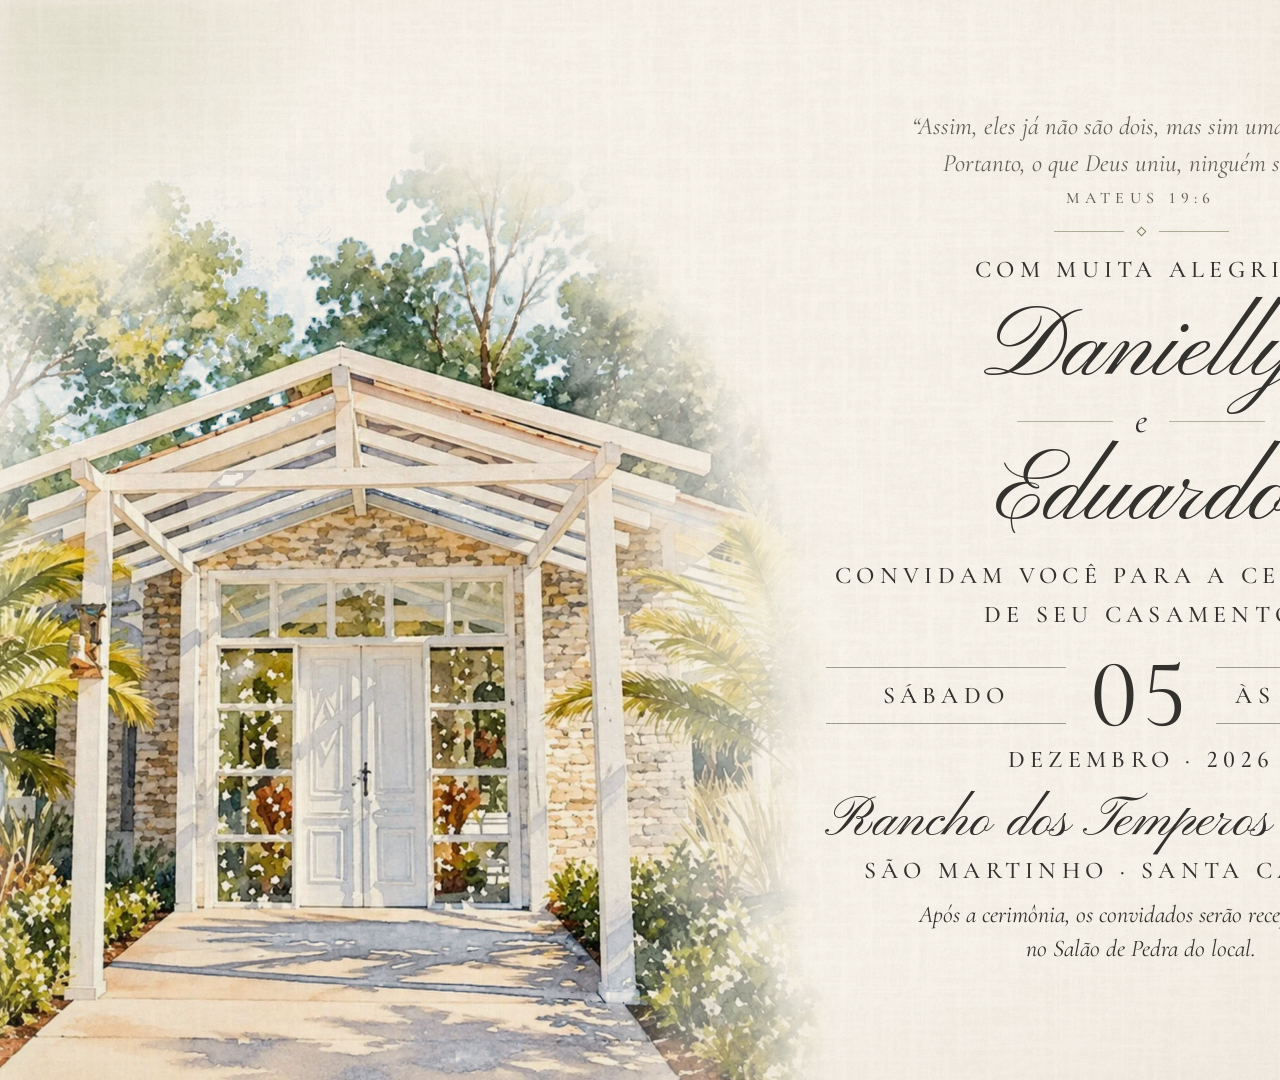
<file: convite-danielly-eduardo/horizontal.html>
<!doctype html>
<html lang="pt-BR">
<head>
<meta charset="utf-8">
<title>Convite — Danielly e Eduardo (horizontal)</title>
<meta name="viewport" content="width=1512">
<link rel="stylesheet" href="estilo.css">
<style>
  /* Cartão 7 x 5, paisagem: aquarela à esquerda, texto à direita */
  .convite { width: 1512px; height: 1080px; }
  #aquarela { left: 0; top: 0; width: 900px; height: 1080px; }
  .texto { left: 770px; right: 0; top: 0; bottom: 0; justify-content: center; padding-bottom: 6px; }

  .caps { font-size: 24px; }
  .versiculo { font-size: 25px; }
  .versiculo .ref { font-size: 16px; }
  .nome { font-size: 100px; }
  .e-linha { margin: 2px 0 6px; }
  .e-linha i { width: 96px; }
  .e-linha span { font-size: 36px; }
  .data { grid-template-columns: 240px 150px 240px; }
  .data .dia { font-size: 96px; }
  .local { font-size: 57px; }
  .recepcao { font-size: 24px; }
</style>
</head>
<body>
<section class="convite">
  <div class="textura lavado"></div>
  <canvas id="aquarela" width="1800" height="2160"></canvas>

  <div class="texto">
    <div class="versiculo italico">
      “Assim, eles já não são dois, mas sim uma só carne.<br>
      Portanto, o que Deus uniu, ninguém separe.”
      <div class="ref">MATEUS 19:6</div>
    </div>

    <div class="ornamento" style="margin-top:18px"><i></i><b></b><i></i></div>

    <div class="caps" style="margin-top:16px">Com muita alegria</div>
    <div class="script nome" style="margin-top:12px">Danielly</div>
    <div class="e-linha"><i></i><span>e</span><i></i></div>
    <div class="script nome">Eduardo</div>
    <div class="caps" style="margin-top:12px">
      convidam você para a celebração<br>de seu casamento
    </div>

    <div class="data caps" style="margin-top:18px">
      <div class="lado">Sábado</div>
      <div class="dia">05</div>
      <div class="lado">às 16 horas</div>
    </div>
    <div class="caps mes">Dezembro · 2026</div>

    <div class="script local" style="margin-top:14px">Rancho dos Temperos e Tragos</div>
    <div class="caps" style="margin-top:2px">São Martinho · Santa Catarina</div>
    <div class="italico recepcao">Após a cerimônia, os convidados serão recepcionados<br>no Salão de Pedra do local.</div>
  </div>

  <div class="textura linho"></div>
  <div class="textura grao"></div>
  <div class="textura borda"></div>
</section>

<script src="aquarela.js"></script>
<script>
  desenharAquarela({
    // ilustração ocupando a altura do cartão, presa embaixo e sangrando pela esquerda
    posicionar: (W, H, iw, ih) => {
      const h = H * .92, w = h * iw / ih;
      return { x: W * .40 - w * .53, y: H - h + 10, w, h };
    },
    // presa no canto inferior esquerdo, dissolvendo para a direita e para o topo
    mascara: (u, v, k, k2, iv) => {
      const dx = (u - .36) / .57, dy = (v - 1.0) / 1.12;
      const dist = Math.sqrt(dx * dx + dy * dy) + k * .30 + k2 * .07;
      // a borda de cima da própria imagem também se desfaz, sem corte reto
      return (1 - passo(.55, 1.0, dist)) * passo(.0, .22, iv + k * .12);
    },
  });
</script>
</body>
</html>
</file>
<file: convite-danielly-eduardo/estilo.css>
/* Estilo comum às versões vertical (index.html) e horizontal (horizontal.html) */
@font-face { font-family: 'Pinyon Script'; src: url(fonts/PinyonScript-400.ttf); }
@font-face { font-family: 'Cormorant Garamond'; font-weight: 400; src: url(fonts/CormorantGaramond-400.ttf); }
@font-face { font-family: 'Cormorant Garamond'; font-weight: 500; src: url(fonts/CormorantGaramond-500.ttf); }
@font-face { font-family: 'Cormorant Garamond'; font-weight: 400; font-style: italic; src: url(fonts/CormorantGaramond-400i.ttf); }

:root {
  --papel: #faf6ee;
  --tinta: #33322e;
  --tinta-suave: #66635b;
  --verde: #7c8560;   /* tirado das palmeiras da aquarela */
}
* { box-sizing: border-box; margin: 0; padding: 0; }
html, body { background: #6b6f63; }

.convite {
  margin: 0 auto; position: relative; overflow: hidden;
  background: var(--papel); color: var(--tinta);
  font-family: 'Cormorant Garamond', serif; font-weight: 500;
  font-variant-numeric: lining-nums;
}

/* Texturas: papel linho + grão de algodão + leve sombra nas bordas */
.textura { position: absolute; inset: 0; pointer-events: none; }
.textura.linho {
  z-index: 4; background: url(assets/linho.jpg) center / 760px;
  mix-blend-mode: multiply; opacity: .085;
}
.textura.grao {
  z-index: 5;
  background-image: url("data:image/svg+xml;utf8,<svg xmlns='http://www.w3.org/2000/svg' width='360' height='360'><filter id='n'><feTurbulence type='fractalNoise' baseFrequency='.85' numOctaves='3' stitchTiles='stitch'/><feColorMatrix values='0 0 0 0 .42  0 0 0 0 .39  0 0 0 0 .33  0 0 0 .6 0'/></filter><rect width='100%' height='100%' filter='url(%23n)'/></svg>");
  mix-blend-mode: multiply; opacity: .14;
}
.textura.borda {
  z-index: 6;
  background: radial-gradient(ellipse 78% 70% at 50% 46%, transparent 62%, rgba(150, 128, 92, .09) 100%);
}
/* manchas de aquarela bem leves no alto, ecoando a ilustração */
.textura.lavado {
  z-index: 0;
  background:
    radial-gradient(ellipse 340px 260px at 6% 4%, rgba(160, 172, 120, .16), transparent 70%),
    radial-gradient(ellipse 300px 240px at 96% 9%, rgba(214, 190, 120, .14), transparent 70%);
  filter: blur(6px);
}

/* Aquarela (canvas com máscara orgânica — ver aquarela.js) */
#aquarela { position: absolute; z-index: 1; mix-blend-mode: multiply; }

.texto {
  position: absolute; z-index: 2;
  display: flex; flex-direction: column; align-items: center; text-align: center;
}
.caps { text-transform: uppercase; letter-spacing: .22em; font-size: 25px; line-height: 1.6; }
.script { font-family: 'Pinyon Script', cursive; font-weight: 400; line-height: 1; letter-spacing: 0; }
.italico { font-style: italic; font-weight: 400; }

/* versículo */
.versiculo { font-size: 27px; line-height: 1.45; color: var(--tinta-suave); }
.versiculo .ref { margin-top: 6px; font-size: 17px; letter-spacing: .34em; font-style: normal; font-weight: 500; }

/* ornamento: fio — losango — fio */
.ornamento { display: flex; align-items: center; gap: 14px; color: var(--verde); }
.ornamento i { display: block; width: 70px; height: 1px; background: currentColor; opacity: .6; }
.ornamento b { display: block; width: 7px; height: 7px; border: 1px solid currentColor; transform: rotate(45deg); }

/* nomes */
.nome { font-size: 110px; }
.e-linha { display: flex; align-items: center; gap: 22px; margin: 4px 0 8px; color: var(--verde); }
.e-linha i { display: block; width: 110px; height: 1px; background: currentColor; opacity: .55; }
.e-linha span { font-family: 'Cormorant Garamond', serif; font-style: italic; font-weight: 400; font-size: 40px; line-height: 1; color: var(--tinta); }

/* data */
.data { display: grid; grid-template-columns: 270px 160px 270px; align-items: center; }
.data .lado { border-top: 1px solid rgba(51, 50, 46, .45); border-bottom: 1px solid rgba(51, 50, 46, .45); padding: 9px 0 8px; }
.data .dia { font-size: 104px; font-weight: 400; line-height: .9; }
.mes { margin-top: 2px; }

.local { font-size: 70px; }
.recepcao { margin-top: 8px; font-size: 26px; line-height: 1.4; color: var(--tinta); }
</file>
